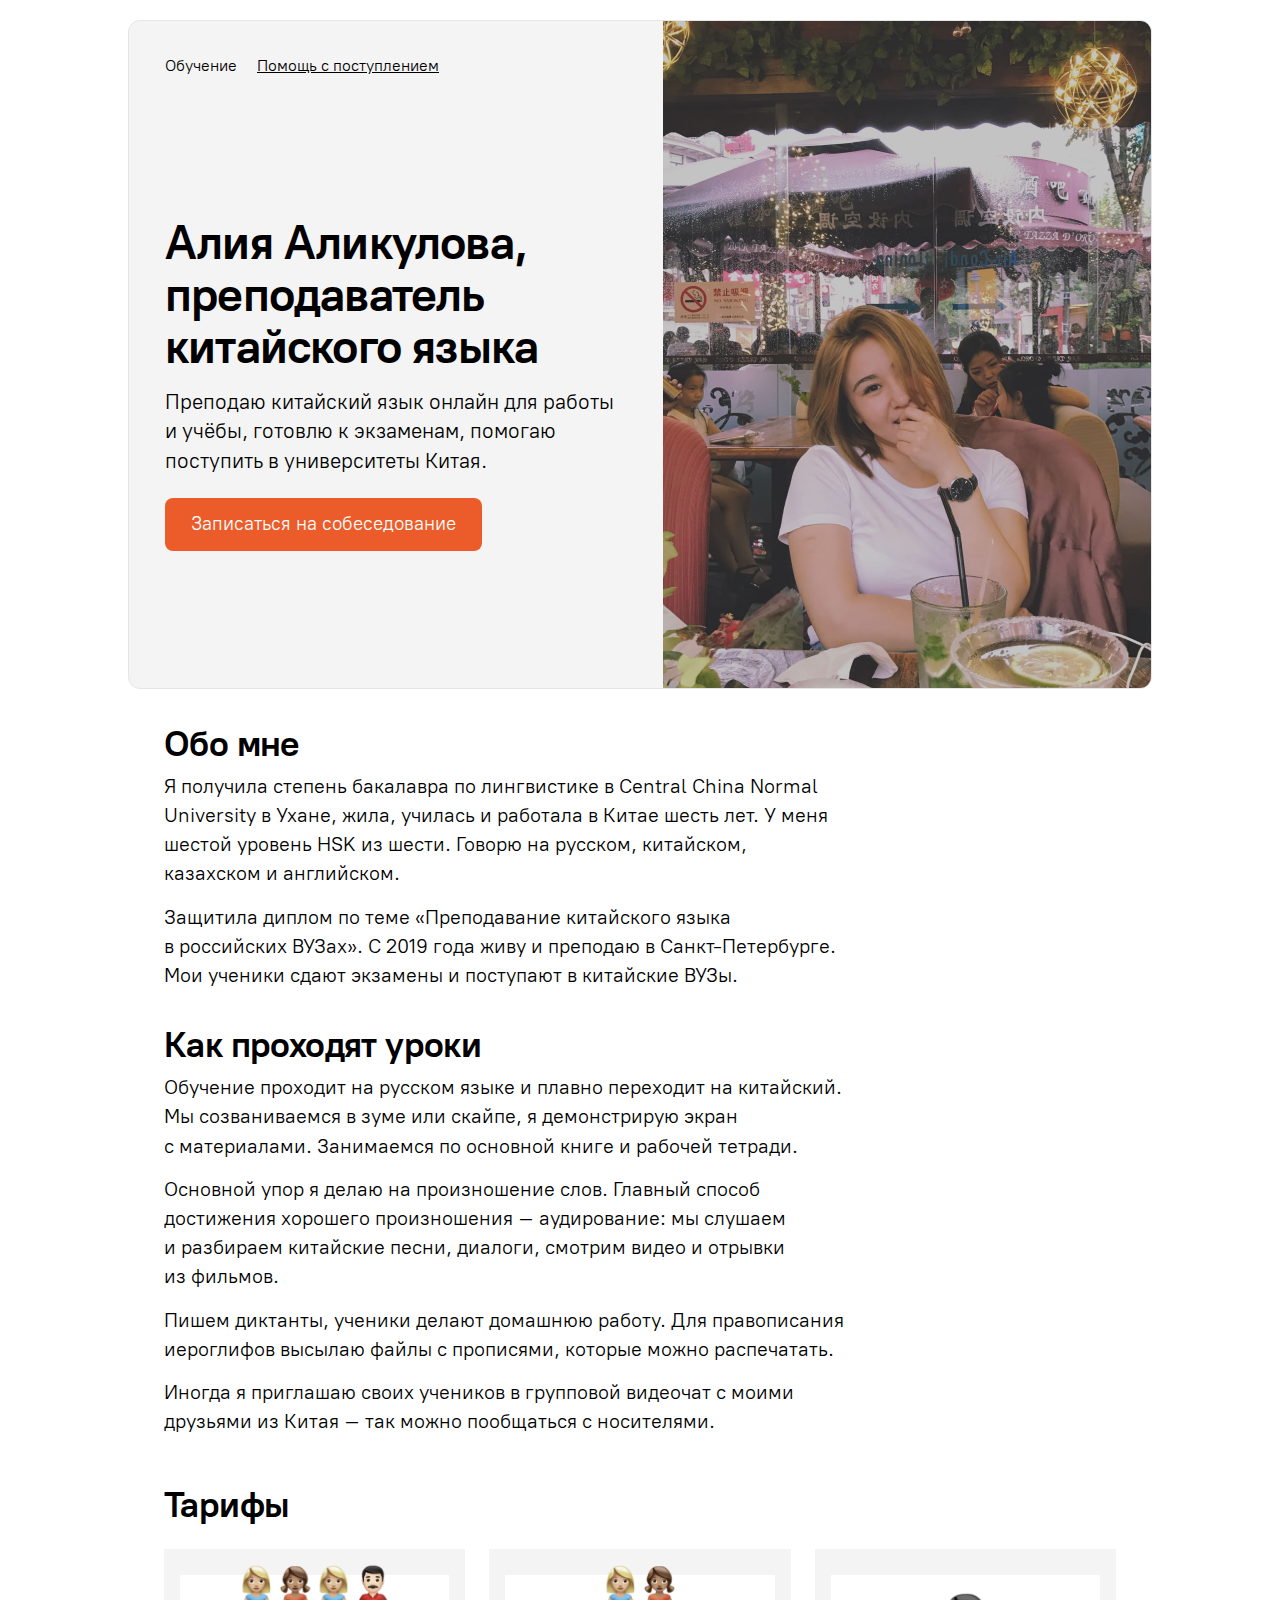
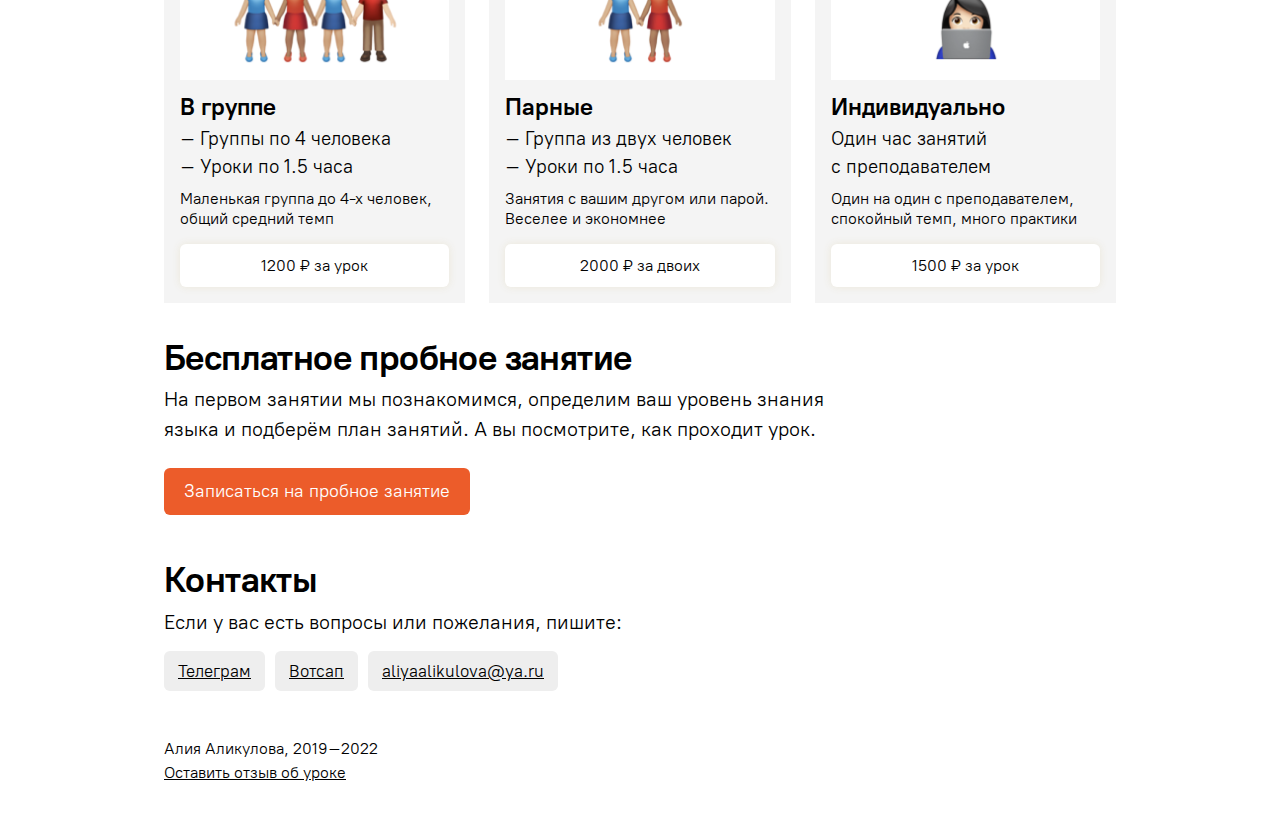
<file: index.html>
<!DOCTYPE html>
<html lang="ru">
<head>
  <meta charset="UTF-8">
  <meta http-equiv="X-UA-Compatible" content="IE=edge">
  <meta name="viewport" content="width=device-width, initial-scale=1.0">
  <title>Алия Аликулова, учитель китайского языка</title>
  <meta name="robots" content="index, follow">
  <meta name="og:description" content="Сайт учителя китайского языка. Китайский для работы, учёбы и путешествий">
  <meta name="description" content="Сайт учителя китайского языка. Китайский для работы, учёбы и путешествий">
  <meta property="og:title" content="Алия Аликулова">
  <meta property="og:type" content="website">
  <meta property="og:url" content="https://alikulova.ru/">
  <meta property="og:image" content="assets/img/og-image.jpg">
  <link rel="apple-touch-icon" sizes="180x180" href="assets/favicons/apple-touch-icon.png">
  <link rel="icon" type="image/png" sizes="32x32" href="assets/favicons//favicon-32x32.png">
  <link rel="icon" type="image/png" sizes="16x16" href="assets/favicons//favicon-16x16.png">
  <link rel="manifest" href="assets/favicons/site.webmanifest">

  <link rel="stylesheet" href="assets/style/style.css">
</head>


<body>

  <div class="header">
    <div class="text">
      <nav>
        <ul class="headerMenu">
          <li class="headerMenuItem">
            <a class="headerMenuLink current">Обучение</a>
          </li>
          <li class="headerMenuItem">
            <a class="headerMenuLink" href="#">Помощь с поступлением</a>
          </li>
        </ul>
      </nav>

      <div class="headerText">
        <h1 class="headerHeading">
        Алия Аликулова, преподаватель китайского языка
        </h1>
        <p class="headerLead">
          Преподаю китайский язык онлайн для работы и учёбы, готовлю к экзаменам, помогаю поступить в университеты Китая.
        </p>
        <a class="headerButton" target="_blank" href="https://forms.gle/Pa84DRj5EafgGzD9A">Записаться на собеседование</a>
      </div>
    </div>
      <img class="headerImage" width="488" height="667" src="assets/img/photo@2x.jpg" alt="">
  </div>


  <section>

  <h2>Обо мне</h2>

  <p>
    Я получила степень бакалавра по лингвистике в Central China Normal University в Ухане, жила, училась и работала в Китае шесть лет. У меня шестой уровень HSK из шести. Говорю на русском, китайском, казахском и английском.
  </p>

  <p>
    Защитила диплом по теме «Преподавание китайского языка в российских ВУЗах». С 2019 года живу и преподаю в Санкт-Петербурге. Мои ученики сдают экзамены и поступают в китайские ВУЗы.
  </p>


  </section>

  <section>

    <h2>Как проходят уроки</h2>
  <p>
    Обучение проходит на русском языке и плавно переходит на китайский. Мы созваниваемся в зуме или скайпе, я демонстрирую экран с материалами. Занимаемся по основной книге и рабочей тетради.
  </p>

  <!-- <img style="margin: 24px 0;" src="/img2@2x.png" alt=""> -->
  <!-- может гифку как проходит урок, кто-то говорит? -->


  <div class="columns">
  <div class="columnsText">
  <p>
    Основной упор я делаю на произношение слов. Главный способ достижения хорошего произношения – аудирование: мы слушаем и разбираем китайские песни, диалоги, смотрим видео и отрывки из фильмов.
  </p>

  <p>
    Пишем диктанты, ученики делают домашнюю работу. Для правописания иероглифов высылаю файлы с прописями, которые можно распечатать.
  </p>

  <p>
    Иногда я приглашаю своих учеников в групповой видеочат с моими друзьями из Китая – так можно пообщаться с носителями.
  </p>
  </div>

  <!-- <a href="#" style="color: #010101; margin-left: 32px;">
  <img style="max-width: 147px; height: auto; margin-bottom: 3px;" width="147" height="152" src="/conspect@2x.png" alt="">
  <p style="font-size: 14px; max-width: 180px;">Пример конспекта после урока</p>
  </a> -->

  </section>

  <section>

    <h2>Тарифы</h2>
    
    <div class="x3grid">
      
      <div class="gridItem">
        <img class="gridItemImage" src="assets/img/groups@2x.png" alt="">
        <h3 class="gridItemHeading">В группе</h3>
        <p class="gridItemText">– Группы по 4 человека</p>
        <p class="gridItemText">– Уроки по 1.5 часа</p>
        <p class="gridItemTextDescription">Маленькая группа до 4-х человек, общий средний темп</p>
        <a class="gridButton" target="_blank" href="https://forms.gle/Pa84DRj5EafgGzD9A">1200 ₽ за урок</a>
      </div>

      <div class="gridItem">
        <img class="gridItemImage" src="assets/img/couples@2x.png" alt="">
        <h3 class="gridItemHeading group">Парные</h3>
        <p class="gridItemText">– Группа из двух человек</p>
        <p class="gridItemText">– Уроки по 1.5 часа</p>
        <p class="gridItemTextDescription">Занятия с вашим другом или парой. Веселее и экономнее</p>
        <a class="gridButton" target="_blank" href="https://forms.gle/Pa84DRj5EafgGzD9A">2000 ₽ за двоих</a>
      </div>

      <div class="gridItem">
        <img class="gridItemImage" src="assets/img/pvp@2x.png" alt="">
        <h3 class="gridItemHeading group">Индивидуально</h3>
        <p class="gridItemText">Один час занятий с преподавателем</p>
        <p class="gridItemTextDescription">Один на один с преподавателем, спокойный темп, много практики</p>
        <a class="gridButton" target="_blank" href="https://forms.gle/Pa84DRj5EafgGzD9A">1500 ₽ за урок</a>
      </div>
      
    </div> 

  </section>

    <section>

    <h2>Бесплатное пробное занятие</h2>
  <p>
    На первом занятии мы познакомимся, определим ваш уровень знания языка и подберём план занятий. А вы посмотрите, как проходит урок.
  </p>

  <a class="button" target="_blank" href="https://forms.gle/Pa84DRj5EafgGzD9A">Записаться на пробное занятие</a>

  </section>

  <section>

    <h2 id="contacts">Контакты</h2>
    <p>
      Если у вас есть вопросы или пожелания, пишите:
    </p>

    <div class="contactsLinks">
      <a class="contactsLink" href="https://t.me/alikulovaa">Телеграм</a>
      <a class="contactsLink" href="https://wa.me/79531652635">Вотсап</a>
      <a class="contactsLink" href="mailto:aliyaalikulova@ya.ru">aliyaalikulova@ya.ru</a>
    </div>

  </section>

</div>
</body>

<footer>
  Алия Аликулова, 2019–2022 <br><a href="https://forms.gle/QhbLjg32MK8z61ZU9" target="_blank">Оставить отзыв об уроке</a>
</footer>
</html>
</file>
<file: assets/style/style.css>
* {
  margin: 0;
  padding: 0;
  box-sizing: border-box;
}

:root {
  --header-color: #F4F4F4;
  --button-color: #EC5C2A;
  --grid-button-color: #FFFFFF;
}

@font-face { 
  font-family: 'PT Root UI';
  src: url("/assets/font/PT-Root-UI_Regular.woff2") format("woff2"),
       url("/assets/font/PT-Root-UI_Regular.woff") format("woff");
  font-style: normal;
  font-weight: normal;
}

@font-face {
  font-family: 'PT Root UI';
  src: url("/assets/font/PT-Root-UI_Bold.woff2") format("woff2"),
       url("/assets/font/PT-Root-UI_Bold.woff") format("woff");
  font-style: normal;
  font-weight: bold;
}

a {
  color: var(--link-color);
}

img {
  display: block;
  width: 100%;
  height: auto;
}

body {
  margin: 0;
  max-width: 1024px;
  background-color: var(--backgroundColor);
  font-family: "PT Root UI", -apple-system, BlinkMacSystemFont, Roboto, 'Segoe UI', Oxygen, Ubuntu, Cantarell, 'Open Sans', 'Helvetica Neue', sans-serif;
  /* -webkit-font-smoothing: antialiased; */
}

nav .headerMenu {
  display: flex;
  flex-wrap: wrap;
  list-style: none;
  padding: 16px 4%;
  background-color: var(--header-color);
}

.headerMenuItem {
  margin-right: 20px;
  padding: 6px 0;
}

.headerMenuLink:hover {
  opacity: 0.8;
}

.current {
  text-decoration: none;
  cursor: default;
}

.current:hover {
  opacity: 1;
}

/* ------ */

.header {
  background-color: var(--header-color);
  display: flex;
  align-items: center;
  flex-flow: wrap;
  margin: 0;
}

.headerText {
  /*max-width: 536px;*/
  padding: 40px 4%;
}

.headerHeading {
  font-size: 48px;
  line-height: 108%;
  margin-bottom: 14px;
  letter-spacing: -0.8px;
}

.headerLead {
  font-size: 21px;
  line-height: 142%;
  margin-bottom: 22px;
}

.headerButton {
  font-size: 19px;
  padding: 15px 26px;
  border-radius: 8px;
  background-color: var(--button-color);
  color: #fff;
  text-decoration: none;
  line-height: 120%;
  margin-bottom: 4px;
  display: inline-block;
}

.headerButton:hover {
  opacity: 0.9;
}

.headerImage {
  width: 92%;
  max-width: 488px;
  margin: 4%;
  border-radius: 0px;

}

@media (min-width: 1008px) {
  body {
  margin: 0 auto;
  }
  .header {
    border-radius: 12px;
    border: 1px solid #e6e6e6;
    flex-flow: nowrap;
    margin-top: 20px;
  }

  nav .headerMenu {
    display: flex;
    flex-wrap: wrap;
    list-style: none;
    padding: 16px 36px;
    background-color: var(--header-color);
  }

  .headerText {
    max-width: 720px;
    padding: 120px 36px;
  }

  .headerImage {
    border-radius: 0 11px 11px 0;
    margin: 0;
  }
}

section {
  margin: 36px;
}

h2 {
  font-size: 36px;
  line-height: 108%;
  margin-bottom: 8px;
  letter-spacing: -0.6px;
}

p {
  font-size: 20px;
  line-height: 146%;
  margin-bottom: 14px;
  max-width: 680px;
}

@media (max-width: 520px) {
  p {
  font-size: 19px;
    }
  .headerHeading {
    font-size: 34px;
  }
}

@media (max-width: 1023px) {
  section {
    margin: 36px 4%;
  }
  h2 {
    font-size: 32px;
  }
}

.columns {
  display: flex;
  align-items: flex-start;
}

.button {
  font-size: 18px;
  padding: 14px 20px;
  border-radius: 6px;
  color: #ffffff;
  background-color: var(--button-color);
  text-decoration: none;
  line-height: 108%;
  margin: 10px 0;
  display: inline-block;
}

.button:hover {
  opacity: 0.9;
}

.contactsLink {
  margin: 0 6px 10px 0;
  font-size: 17px;
  background-color: #eeeeee;
  padding: 10px 14px;
  border-radius: 6px;
  border: px solid var(--button-color);
  display: inline-block;
}

.contactsLink:hover {
  opacity: 0.7;
}

.x3grid {
  display: grid;
  grid-template-columns: 1fr 1fr 1fr;
  gap: 24px;
  margin: 24px 0;
}

.gridItem {
  background-color: var(--header-color);
  padding: 16px;
}

.gridItemImage {
  margin: 0 0 12px 0;
}

.gridItemHeading {
  font-size: 24px;
  margin: 0 0 4px 0;
}

.gridItemText {
  font-size: 19px;

  margin: 0;
}

.gridItemTextDescription {
  font-size: 16px;
  line-height: 128%;
  margin: 8px 0;
}

.gridButton {
  color: #010101;
  background-color: var(--grid-button-color);
  text-decoration: none;
  padding: 12px 18px;
  margin: 14px 0 0 0;
  border-radius: 6px;
  display: block;
  text-align: center;
  box-shadow: 0 0 8px #ebe7d9;
}

.gridButton:hover {
  opacity: 0.8;
}

footer {
  margin: 36px;
  line-height: 150%;
}

@media (max-width: 1023px) {
  footer {
    margin: 36px 4%;
  }
}

@media (max-width: 880px) {
  .columns {
    display: block;
  }
  .x3grid {
    display: grid;
    grid-template-columns: 1fr;
    gap: 20px;
    margin: 24px 0;
  }
}
</file>
